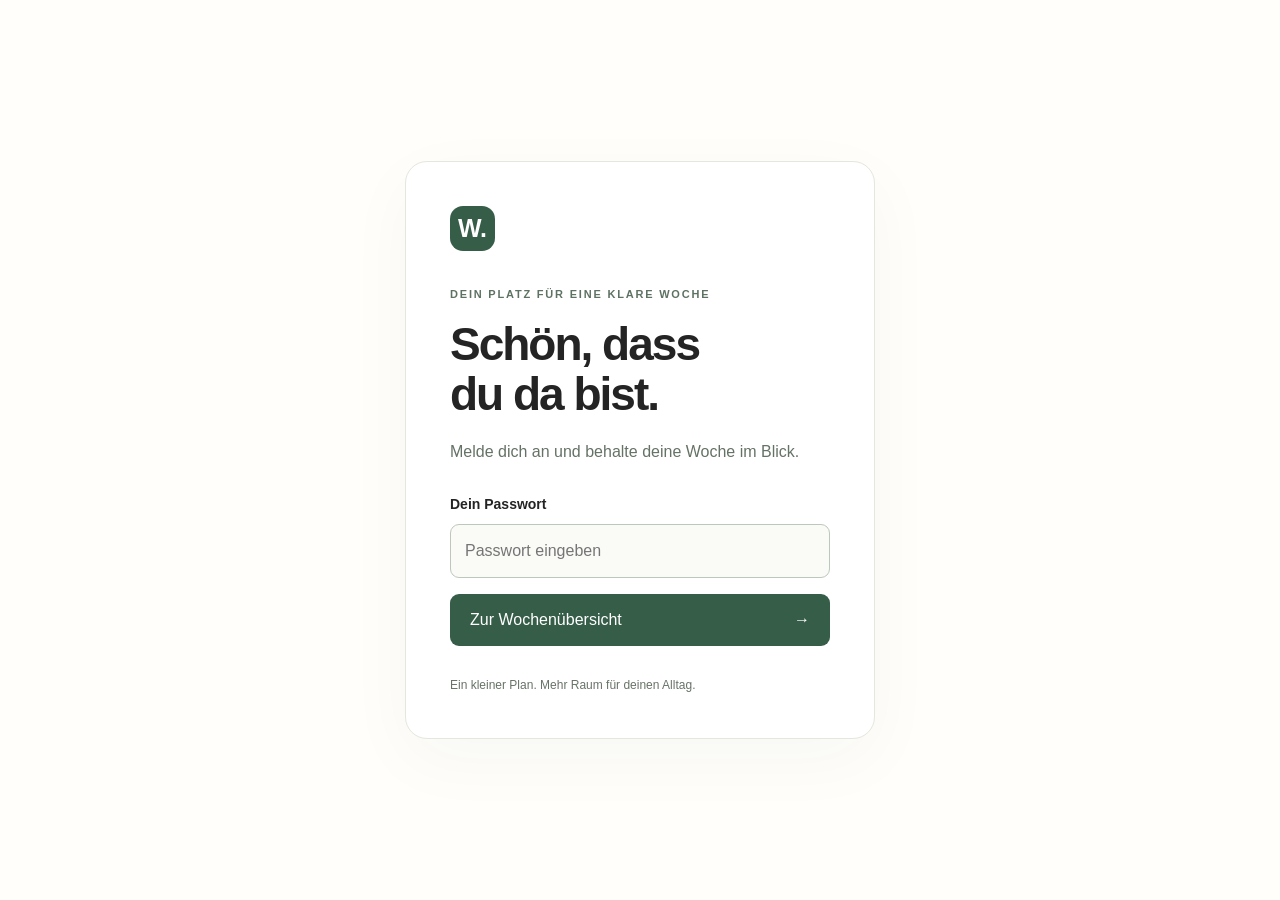
<file: index.html>
<!DOCTYPE html>
<html lang="de">
<head>
  <meta charset="UTF-8">
  <meta name="viewport" content="width=device-width, initial-scale=1">
  <meta name="wochenplan-id" content="0b8f1ae6-6f5c-483d-944f-a3567dc47eb0">
  <title>Mein Wochenplan</title>
  <link rel="stylesheet" href="styles.css">
  <script src="script.js" defer></script>
</head>
<body id="wochen-seite">
<section id="anmeldung" class="login-seite"><main class="login-karte">
    <span class="logo" aria-hidden="true">W.</span>
    <p class="klein">DEIN PLATZ FÜR EINE KLARE WOCHE</p>
    <h1>Schön, dass<br>du da bist.</h1>
    <p class="beschreibung">Melde dich an und behalte deine Woche im Blick.</p>

    <form id="login-formular">
      <label for="passwort">Dein Passwort</label>
      <input id="passwort" name="passwort" type="password"
             placeholder="Passwort eingeben" autocomplete="current-password"
             aria-describedby="fehlermeldung" required>
      <p id="fehlermeldung" class="fehler" role="alert"></p>
      <button type="submit">Zur Wochenübersicht <span aria-hidden="true">→</span></button>
    </form>
    <p class="fussnote">Ein kleiner Plan. Mehr Raum für deinen Alltag.</p>
    <noscript>Bitte aktiviere JavaScript, um den Kalender zu öffnen.</noscript>
  </main></section>
</body>
</html>
</file>
<file: styles.css>
/* 1. Grundgestaltung – Farben hier zentral ändern */
:root {
  --hintergrund: #f5f5ef;
  --text: #253a32;
  --akzent: #365d48;
  --linie: #e4e7dd;
  --weiss: #ffffff;
}

* { box-sizing: border-box; }
body { margin: 0; background: var(--hintergrund); color: var(--text); font-family: Arial, sans-serif; line-height: 1.5; }
h1, h2, p { margin-top: 0; }
h1 { font-size: clamp(36px, 5vw, 58px); line-height: 1.1; letter-spacing: -2px; margin-bottom: 20px; }
h2 { font-size: 18px; margin: 0; }
a { color: inherit; }
button, input { font: inherit; }
button { border: 0; border-radius: 9px; background: var(--akzent); color: white; padding: 14px 20px; cursor: pointer; }
button:hover { filter: brightness(0.93); }
button:focus-visible, a:focus-visible, .tabellen-scroll:focus-visible { outline: 3px solid #71967b; outline-offset: 4px; }
.logo { display: inline-grid; place-items: center; width: 45px; height: 45px; border-radius: 13px; background: var(--akzent); color: white; font-size: 25px; font-weight: bold; }
.klein { font-size: 11px; font-weight: bold; letter-spacing: 1.8px; color: #5e7263; }
.beschreibung { color: #657266; font-size: 16px; }

/* 2. Passwortseite */
.login-seite { min-height: 100vh; display: grid; place-items: center; padding: 24px; }
.login-karte { width: 100%; max-width: 470px; padding: 44px; background: var(--weiss); border: 1px solid var(--linie); border-radius: 22px; box-shadow: 0 20px 70px #253a3209; }
.login-karte .logo { margin-bottom: 35px; }
.login-karte .klein { margin-bottom: 16px; }
.login-karte h1 { font-size: 46px; }
form { margin-top: 30px; }
label { display: block; font-weight: bold; font-size: 14px; margin-bottom: 9px; }
input { width: 100%; padding: 14px; border: 1px solid #bdc8bc; border-radius: 9px; background: #fafbf7; }
input:focus { outline: 2px solid var(--akzent); outline-offset: 2px; }
form button { width: 100%; display: flex; justify-content: space-between; }
.fehler { color: #9e352f; font-size: 13px; margin: 10px 0; }
.fehler:empty { display: none; }
form button { margin-top: 16px; }
.fussnote { margin: 30px 0 0; font-size: 12px; color: #687367; }

/* 3. Wochenplan im Bullet-Journal-Stil */
#wochen-seite { background: #fffefa; color: #242424; }
[hidden] { display: none !important; }
.journal-kopf { max-width: 1400px; margin: auto; padding: 20px 24px; display: flex; align-items: center; justify-content: space-between; gap: 16px; font-size: 13px; }
.button-hell, .ansicht-knopf { background: transparent; color: #444; border: 1px solid #d7d7cf; font-size: 13px; padding: 9px 14px; }
.journal { max-width: 620px; margin: 20px auto 0; padding: 0 28px 40px; }
.journal-titel { text-align: center; padding: 20px 0 38px; }
.journal h1 { font-family: Georgia, serif; font-size: clamp(32px, 7vw, 44px); font-weight: normal; letter-spacing: -1px; margin-bottom: 12px; }
.journal .klein { color: #707066; font-size: 10px; }
.wochen-datum { color: #6b6b62; font-size: 13px; margin-bottom: 22px; }
.journal h2 { font-family: Georgia, serif; font-size: 23px; font-weight: normal; text-align: center; text-decoration: underline; text-decoration-thickness: 1px; text-underline-offset: 7px; margin-bottom: 24px; }
.tag { padding: 25px 0 30px; border-top: 1px solid #e7e5dd; min-width: 0; }
.bullet-liste { list-style: none; padding: 0; margin: 0; }
.bullet-liste li { display: flex; align-items: flex-start; gap: 14px; margin: 15px 0; line-height: 1.6; overflow-wrap: anywhere; }
/* Die Symbole sind absichtlich schwarz und unabhängig von Farben erkennbar. */
.bullet { flex: 0 0 9px; width: 9px; height: 9px; margin-top: 8px; display: inline-block; }
.bullet.a { border: 1.5px solid #222; border-radius: 50%; }
.bullet.b { border-radius: 50%; background: #222; }
.bullet.beide { height: 0; border-top: 1.5px solid #222; margin-top: 12px; }
/* Auch leere Tage behalten etwas Platz für spätere Termine. */
.tag .bullet-liste:empty { min-height: 22px; }
.wochen-todos { border-top: 1px solid #aaa99e; padding-top: 35px; margin-top: 15px; }
.todo-hinweis, .leer-hinweis { color: #6b6b62; font-size: 13px; }
.todo-hinweis { text-align: center; }
.aufgabe-text { min-width: 0; flex: 1; }
.tag-auswahl { display: block; max-width: 100%; margin-top: 5px; padding: 6px 8px; border: 1px solid #d7d7cf; border-radius: 5px; background: transparent; color: #55554c; font: inherit; font-size: 12px; }
.tag-auswahl:focus-visible { outline: 2px solid #365d48; outline-offset: 3px; }
.legende { margin-top: 40px; padding-top: 25px; border-top: 1px solid #e7e5dd; }
.legende h2 { font-size: 19px; }
.legende ul { display: flex; justify-content: center; flex-wrap: wrap; gap: 15px 26px; list-style: none; padding: 0; font-size: 13px; }
.legende li { display: flex; align-items: center; gap: 9px; }
.legende .bullet { margin-top: 0; }

/* 4. Alternative Ansicht: dieselben Inhalte in mehreren Spalten */
.journal.spaltenansicht { max-width: 1400px; }
.spaltenansicht .wochentage { display: grid; grid-template-columns: repeat(2, minmax(0, 1fr)); gap: 0 24px; }
.spaltenansicht .tag { padding: 24px 0; }
.spaltenansicht .wochen-todos, .spaltenansicht .legende { max-width: 560px; margin-left: auto; margin-right: auto; }
@media (min-width: 800px) {
  .spaltenansicht .wochentage { grid-template-columns: repeat(4, minmax(0, 1fr)); }
}
@media (min-width: 1200px) {
  .spaltenansicht .wochentage { grid-template-columns: repeat(7, minmax(0, 1fr)); }
  .spaltenansicht .tag h2 { font-size: 20px; }
  .spaltenansicht .bullet-liste li { font-size: 14px; gap: 10px; }
}
@media (max-width: 600px) {
  .login-karte { padding: 28px; }
  .login-karte h1 { font-size: 39px; }
  .journal-kopf { padding: 16px 22px; }
  .journal { margin-top: 0; padding-left: 24px; padding-right: 24px; }
  .spaltenansicht .wochentage { gap: 0 20px; }
  .spaltenansicht .tag h2 { font-size: 20px; }
  .spaltenansicht .bullet-liste li { font-size: 14px; gap: 9px; }
}

/* 5. Neue Stichpunkte eingeben */
.eintrag-werkzeug { text-align: center; margin-bottom: 22px; }
.eintrag-formular { margin: 0 auto 28px; padding: 24px; border: 1px solid #deddd3; border-radius: 10px; background: #f7f7f0; max-width: 560px; }
.eintrag-formular h2 { margin-bottom: 25px; }
.eintrag-formular label { margin: 16px 0 7px; }
.eintrag-formular select, .eintrag-formular textarea { width: 100%; padding: 12px; border: 1px solid #bdc8bc; border-radius: 7px; background: #fffefa; color: #242424; font: inherit; }
.eintrag-formular textarea { resize: vertical; }
.eintrag-formular select:focus-visible, .eintrag-formular textarea:focus-visible { outline: 2px solid var(--akzent); outline-offset: 2px; }
.eintrag-formular .formular-aktionen { display: flex; gap: 12px; flex-wrap: wrap; margin-top: 16px; }
.eintrag-formular button { width: auto; margin: 0; display: inline-block; }
#eintrag-status:empty { display: none; }

/* 6. Tagesauswahl nur auf Wunsch einblenden */
.aufgabe-text { position: relative; padding-right: 38px; }
.tag-pfeil { position: absolute; right: 0; top: -5px; display: grid; place-items: center; width: 34px; height: 34px; padding: 0; background: transparent; color: #6b6b62; font-size: 21px; border-radius: 6px; }
.tag-pfeil:hover, .tag-pfeil[aria-expanded="true"] { background: #eeeee6; color: #242424; }

/* 7. Dropdown direkt am Pfeil, ohne zusätzliche Auswahlbox */
.tag-dropdown { position: absolute; right: 0; top: 32px; z-index: 10; width: min(210px, calc(100vw - 48px)); padding: 5px; border: 1px solid #deddd3; border-radius: 9px; background: #fffefa; box-shadow: 0 8px 24px #00000016; }
.tag-dropdown button { display: block; width: 100%; text-align: left; padding: 10px 12px; border-radius: 5px; background: transparent; color: #242424; font-size: 14px; }
.tag-dropdown button:hover, .tag-dropdown button:focus-visible { background: #eeeee6; }
.tag-dropdown button[aria-pressed="true"] { background: #e8eddf; font-weight: bold; }

/* 8. Erledigte Einträge und Aktionen */
.ist-erledigt .aufgabe-text > span { text-decoration: line-through; color: #77776e; }
.tag-dropdown .eintrag-aktion { border-top: 1px solid #deddd3; margin-top: 5px; border-radius: 0; }
.tag-dropdown .eintrag-loeschen { color: #9e352f; }

/* 9. Griff zum Sortieren innerhalb derselben Liste */
.sortiergriff { flex: 0 0 30px; display: grid; place-items: center; width: 30px; height: 34px; margin-top: -5px; padding: 0; border: 0; border-radius: 5px; background: transparent; color: #85857b; font-size: 17px; cursor: grab; touch-action: none; user-select: none; }
.sortiergriff:hover { background: #eeeee6; }
.wird-sortiert { opacity: 0.55; }
.wird-sortiert .sortiergriff { cursor: grabbing; }
.bullet-liste li { position: relative; gap: 10px; }
.sortierziel-vor::before, .sortierziel-nach::after { content: ""; position: absolute; left: 0; right: 0; height: 2px; background: var(--akzent); pointer-events: none; }
.sortierziel-vor::before { top: -8px; }
.sortierziel-nach::after { bottom: -8px; }

/* 10. Kalenderwoche und Jahr auswählen */
.wochen-auswahl { display: flex; justify-content: center; flex-wrap: wrap; gap: 12px; margin: 20px 0 12px; }
.wochen-auswahl label { font-size: 12px; font-weight: normal; color: #6b6b62; margin-bottom: 6px; }
.wochen-auswahl select { font: inherit; padding: 9px 14px; min-width: 115px; border: 1px solid #d7d7cf; border-radius: 7px; color: inherit; background: transparent; }
.wochen-auswahl select:focus-visible { outline: 2px solid var(--akzent); outline-offset: 2px; }

/* Datum unter dem jeweiligen Wochentag */
.tages-datum { display: block; text-align: center; margin: -14px 0 24px; color: #6b6b62; font-size: 12px; font-weight: normal; }

/* Lokaler Speicherstatus */
.db-leiste { padding: 12px 20px; margin: 12px auto; max-width: 1400px; background: #eeeee6; font-size: 13px; }
.db-leiste p { margin: 0 0 8px; }
.db-leiste button, .db-leiste a { display: inline-block; padding: 7px 10px; margin: 4px 8px 4px 0; background: #fffefa; color: #333; border: 1px solid #d7d7cf; border-radius: 6px; font-size: 12px; }
.db-leiste label { display: inline-block; font-size: 12px; font-weight: normal; }
.db-leiste input { width: auto; max-width: 220px; padding: 4px; font-size: 12px; }

/* Datei direkt im Browser speichern */
[hidden] { display: none !important; }
.datei-leiste { padding: 12px 20px; margin: 12px auto; max-width: 1400px; background: #eeeee6; font-size: 13px; }
.datei-leiste p { margin: 0 0 8px; }
.datei-leiste button { padding: 9px 12px; margin: 4px 6px 4px 0; font-size: 12px; }
.datei-leiste .sekundaer { background: #fffefa; border: 1px solid #d7d7cf; color: #333; }


/* GitHub-Verbindung */
.github-einstellungen { margin-top: 10px; }
.github-einstellungen summary { cursor: pointer; font-weight: bold; padding: 8px 0; }
.github-formular { margin: 12px 0 0; max-width: 850px; display: grid; grid-template-columns: repeat(2, minmax(0, 1fr)); gap: 12px 18px; }
.github-formular label { font-size: 12px; margin-bottom: 4px; }
.github-formular input { background: #fffefa; }
.github-formular .breit { grid-column: 1 / -1; }
.github-formular .hinweis { font-size: 12px; color: #555; margin-bottom: 0; }
.github-formular button { width: auto; display: inline-block; margin: 0; }
@media (max-width: 600px) { .github-formular { grid-template-columns: 1fr; } }
</file>
